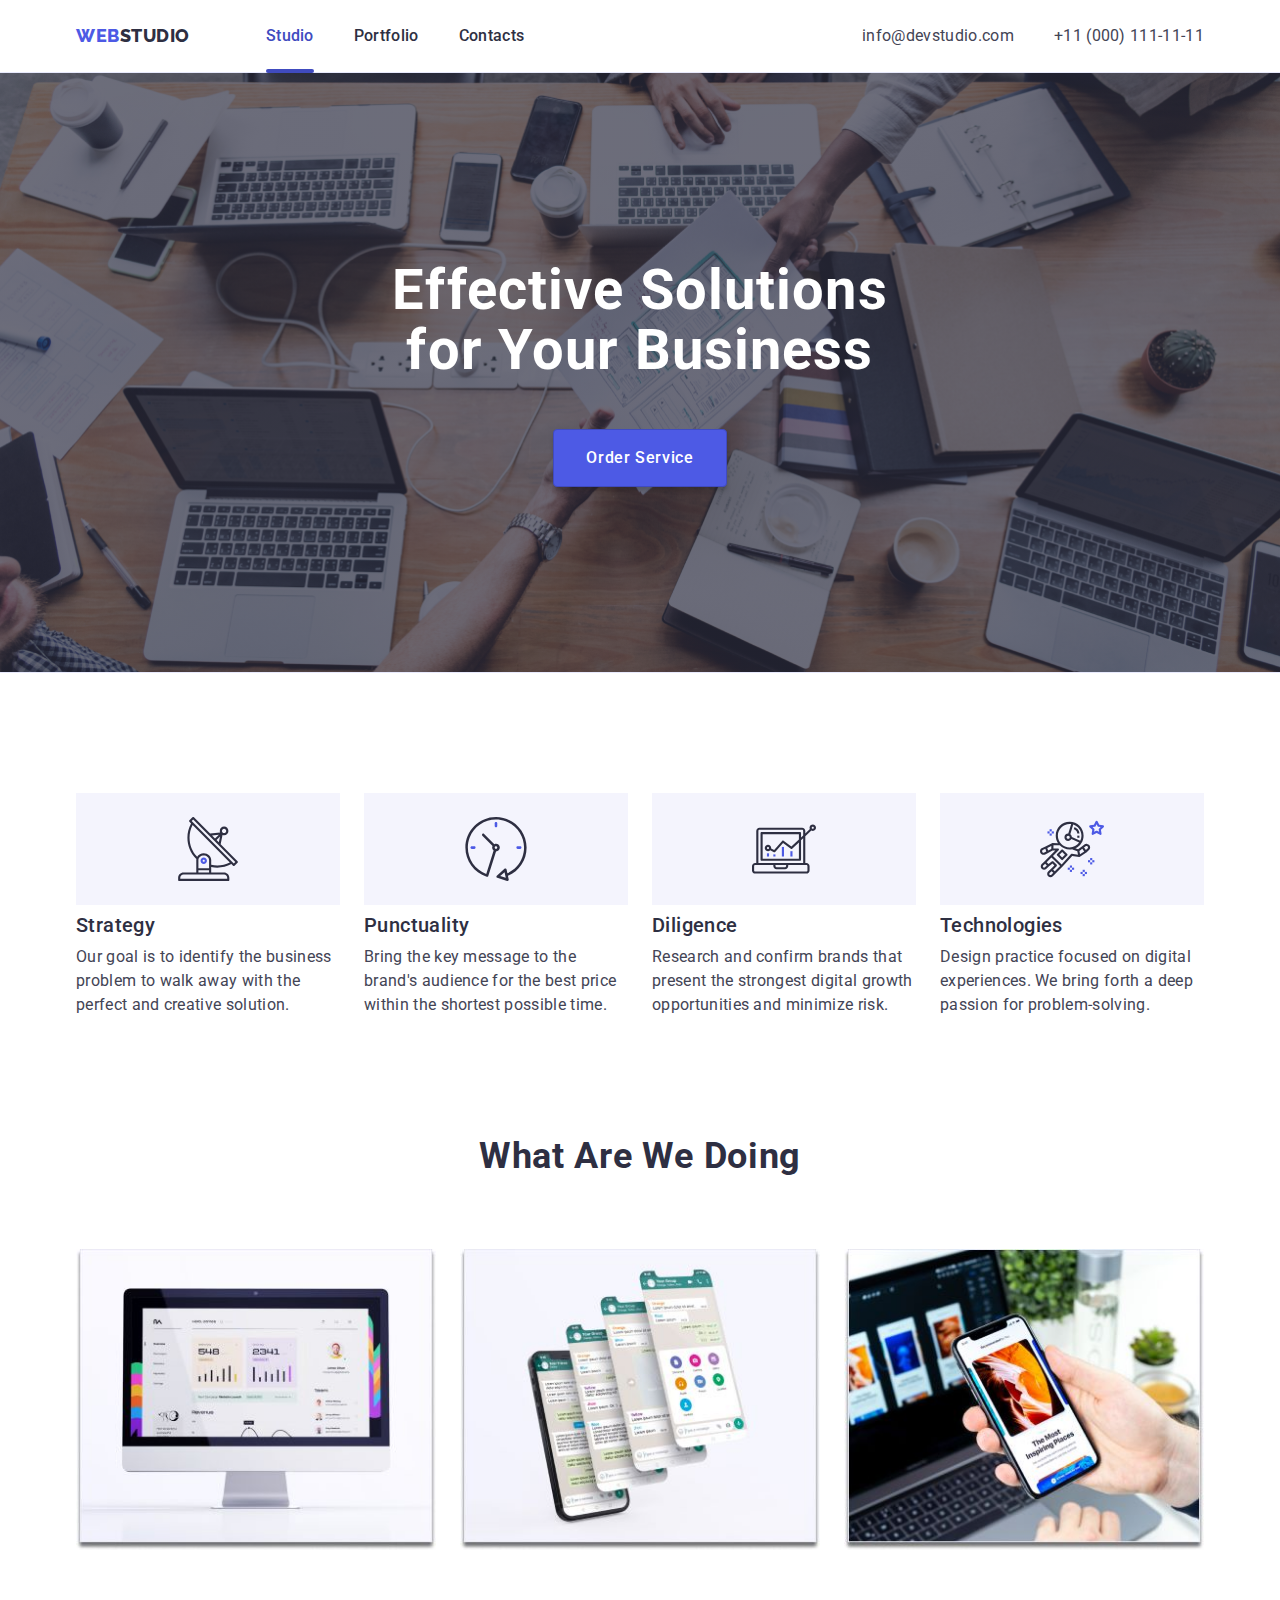
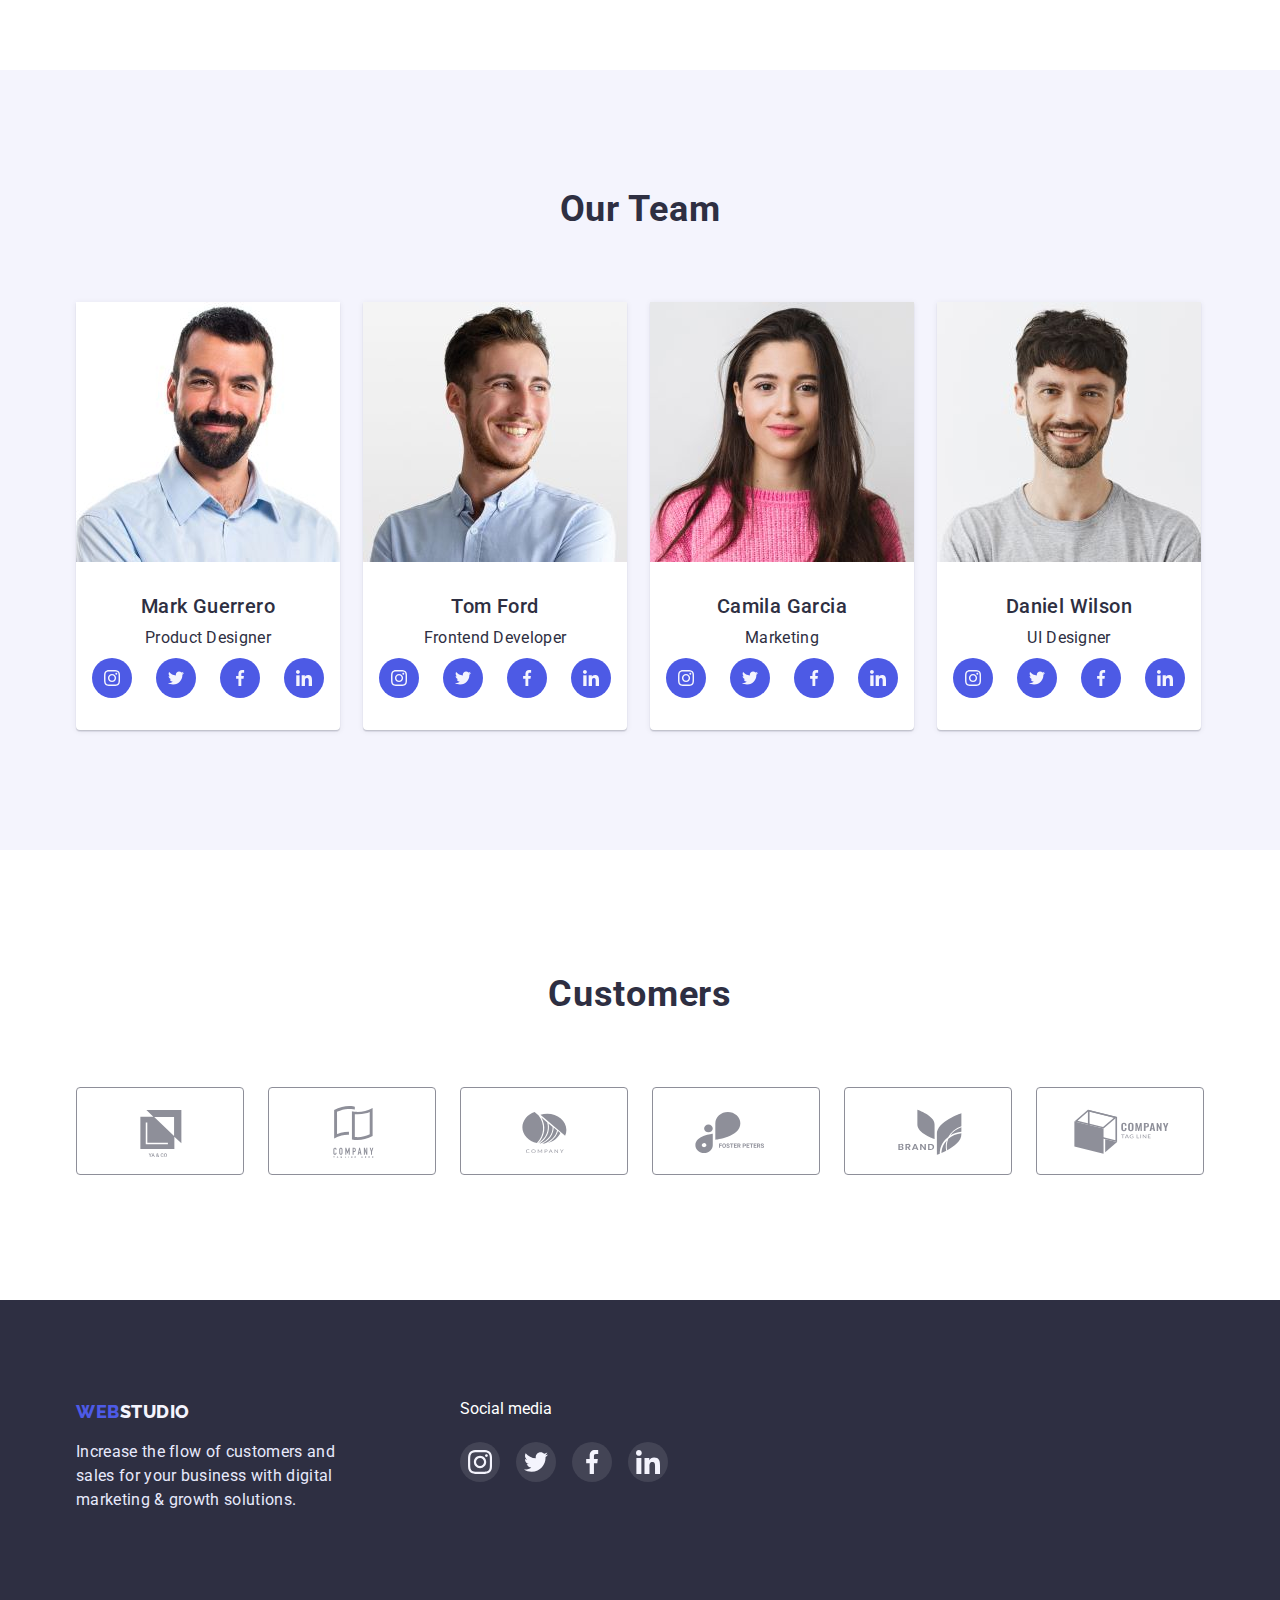
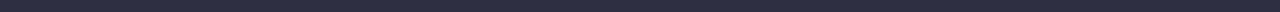
<file: index.html>
<!DOCTYPE html>
<html lang="en">
  <head>
    <meta charset="UTF-8" />
    <meta http-equiv="X-UA-Compatible" content="IE=edge" />
    <meta name="viewport" content="width=device-width, initial-scale=1.0" />
    <title>homework3</title>
    <link
      rel="stylesheet"
      href="https://cdn.jsdelivr.net/npm/modern-normalize@1.1.0/modern-normalize.min.css"
    />
    <link rel="preconnect" href="https://fonts.googleapis.com" />
    <link rel="preconnect" href="https://fonts.gstatic.com" crossorigin />
    <link
      href="https://fonts.googleapis.com/css2?family=Raleway:wght@800&family=Roboto:wght@400;500;700;900&display=swap"
      rel="stylesheet"
    />
    <link rel="stylesheet" href="./css/styles.css" />
  </head>
  <body>
    <!-- шапка сторінки  -->
    <header class="header-top">
      <div class="conteiner header-one-conteiner">
        <nav class="heder-navigation">
          <a class="logo logo-light-theme link" href="./index.html"
            ><span class="logotipe">web</span>Studio</a
          >
          <ul class="menu-list list">
            <li class="menu-item">
              <a class="menu-link current link" href="./index.html">Studio</a>
            </li>
            <li class="menu-item">
              <a class="menu-link link" href="./portfolio.html">Portfolio</a>
            </li>
            <li class="menu-item">
              <a class="menu-link link" href="">Contacts</a>
            </li>
          </ul>
        </nav>
        <address class="menu-address">
          <ul class="menu-list-address list">
            <li class="menu-item-address">
              <a class="address-mail link" href="mailto:info@devstudio.com"
                >info@devstudio.com</a
              >
            </li>
            <li class="menu-item-address">
              <a class="address-tel link" href="tel:+110001111111"
                >+11 (000) 111-11-11</a
              >
            </li>
          </ul>
        </address>
      </div>
    </header>

    <main>
      <!-- секция герой -->
      <section class="hero">
        <div class="conteiner">
          <h1 class="title-hero">Effective Solutions for Your Business</h1>
          <button class="hero-btn" type="button" data-modal-open>
            Order Service
          </button>
        </div>
      </section>
      <!-- секция2 -->
      <section class="section-two">
        <div class="conteiner">
          <h2 class="strategy-title">Our Strategy</h2>
          <ul class="menu-list-strategy list">
            <li class="item-strategy">
              <div class="strategy-list-div">
                <svg class="strategy-icon" width="64" height="64">
                  <use
                    class="icon-link"
                    href="./Images/icons.svg#icon-Grou01"
                  ></use>
                </svg>
              </div>

              <h3 class="subtitle">Strategy</h3>
              <p class="strategy-text link">
                Our goal is to identify the business problem to walk away with
                the perfect and creative solution.
              </p>
            </li>

            <li class="item-strategy">
              <div class="strategy-list-div">
                <svg class="strategy-icon" width="64" height="64">
                  <use
                    class="icon-link"
                    href="./Images/icons.svg#icon-clock02"
                  ></use>
                </svg>
              </div>
              <h3 class="subtitle">Punctuality</h3>
              <p class="strategy-text link">
                Bring the key message to the brand's audience for the best price
                within the shortest possible time.
              </p>
            </li>

            <li class="item-strategy">
              <div class="strategy-list-div">
                <svg class="strategy-icon" width="64" height="64">
                  <use
                    class="icon-link"
                    href="./Images/icons.svg#icon-diagram02"
                  ></use>
                </svg>
              </div>
              <h3 class="subtitle">Diligence</h3>
              <p class="strategy-text link">
                Research and confirm brands that present the strongest digital
                growth opportunities and minimize risk.
              </p>
            </li>

            <li class="item-strategy">
              <div class="strategy-list-div">
                <svg class="strategy-icon" width="64" height="64">
                  <use
                    class="icon-link"
                    href="./Images/icons.svg#icon-astronaut02"
                  ></use>
                </svg>
              </div>
              <h3 class="subtitle">Technologies</h3>
              <p class="strategy-text link">
                Design practice focused on digital experiences. We bring forth a
                deep passion for problem-solving.
              </p>
            </li>
          </ul>
        </div>
      </section>
      <!-- секция3 -->
      <section class="section-service">
        <div class="conteiner">
          <h2 class="section-title">What are we doing</h2>
          <ul class="menu-list-doing list">
            <li class="menu-item-doing">
              <img
                src="./Images/images/hw-01/monitor.jpg"
                alt="monitor"
                width="360"
              />
            </li>
            <li class="menu-item-doing">
              <img
                src="./Images/images/hw-01/phone.jpg"
                alt="smartfon"
                width="360"
              />
            </li>
            <li class="menu-item-doing">
              <img
                src="./Images/images/hw-01/monitor-and-hand.jpg"
                alt="noyttelefon"
                width="360"
              />
            </li>
          </ul>
        </div>
      </section>
      <!-- секция4 -->
      <section class="section-team">
        <div class="conteiner">
          <h2 class="secondary-title-team">Our Team</h2>
          <ul class="menu-list-team list">
            <li class="menu-item-team card link">
              <img
                class="photo"
                src="./Images/images/hw-01/Mark-Guerrero.jpg"
                alt="mark"
                width="264"
                height="260"
              />
              <div class="menu-item-team-div">
                <h3 class="photo-name">Mark Guerrero</h3>
                <p class="profile">Product Designer</p>
                <ul class="profile-list list">
                  <li class="profile-list-item">
                    <a class="profile-list-link link" href="">
                      <svg class="profile-list-icon" width="16" height="16">
                        <use href="./Images/icons.svg#icon-instagram-2"></use>
                      </svg>
                    </a>
                  </li>

                  <li class="profile-list-item">
                    <a class="profile-list-link link" href="">
                      <svg class="profile-list-icon" width="16" height="16">
                        <use href="./Images/icons.svg#icon-twitter-1"></use>
                      </svg>
                    </a>
                  </li>

                  <li class="profile-list-item">
                    <a class="profile-list-link link" href="">
                      <svg class="profile-list-icon" width="16" height="16">
                        <use href="./Images/icons.svg#icon-facebook-1"></use>
                      </svg>
                    </a>
                  </li>

                  <li class="profile-list-item">
                    <a class="profile-list-link link" href="">
                      <svg class="profile-list-icon" width="16" height="16">
                        <use href="./Images/icons.svg#icon-linkedin-1"></use>
                      </svg>
                    </a>
                  </li>
                </ul>
              </div>
            </li>

            <li class="menu-item-team card link">
              <img
                class="photo"
                src="./Images/images/hw-01/Tom-Ford.jpg"
                alt="tom"
                width="264"
                height="260"
              />
              <div class="menu-item-team-div">
                <h3 class="photo-name">Tom Ford</h3>
                <p class="profile">Frontend Developer</p>
                <ul class="profile-list list">
                  <li class="profile-list-item">
                    <a class="profile-list-link link" href="">
                      <svg class="profile-list-icon" width="16" height="16">
                        <use href="./Images/icons.svg#icon-instagram-2"></use>
                      </svg>
                    </a>
                  </li>

                  <li class="profile-list-item">
                    <a class="profile-list-link link" href="">
                      <svg class="profile-list-icon" width="16" height="16">
                        <use href="./Images/icons.svg#icon-twitter-1"></use>
                      </svg>
                    </a>
                  </li>

                  <li class="profile-list-item">
                    <a class="profile-list-link link" href="">
                      <svg class="profile-list-icon" width="16" height="16">
                        <use href="./Images/icons.svg#icon-facebook-1"></use>
                      </svg>
                    </a>
                  </li>

                  <li class="profile-list-item">
                    <a class="profile-list-link link" href="">
                      <svg class="profile-list-icon" width="16" height="16">
                        <use href="./Images/icons.svg#icon-linkedin-1"></use>
                      </svg>
                    </a>
                  </li>
                </ul>
              </div>
            </li>

            <li class="menu-item-team card link">
              <img
                class="photo"
                src="./Images/images/hw-01/Camila-Garcia.jpg"
                alt="camila"
                width="264"
                height="260"
              />
              <div class="menu-item-team-div">
                <h3 class="photo-name">Camila Garcia</h3>
                <p class="profile">Marketing</p>
                <ul class="profile-list list">
                  <li class="profile-list-item">
                    <a class="profile-list-link link" href="">
                      <svg class="profile-list-icon" width="16" height="16">
                        <use href="./Images/icons.svg#icon-instagram-2"></use>
                      </svg>
                    </a>
                  </li>

                  <li class="profile-list-item">
                    <a class="profile-list-link link" href="">
                      <svg class="profile-list-icon" width="16" height="16">
                        <use href="./Images/icons.svg#icon-twitter-1"></use>
                      </svg>
                    </a>
                  </li>

                  <li class="profile-list-item">
                    <a class="profile-list-link link" href="">
                      <svg class="profile-list-icon" width="16" height="16">
                        <use href="./Images/icons.svg#icon-facebook-1"></use>
                      </svg>
                    </a>
                  </li>

                  <li class="profile-list-item">
                    <a class="profile-list-link link" href="">
                      <svg class="profile-list-icon" width="16" height="16">
                        <use href="./Images/icons.svg#icon-linkedin-1"></use>
                      </svg>
                    </a>
                  </li>
                </ul>
              </div>
            </li>

            <li class="menu-item-team card link">
              <img
                class="photo"
                src="./Images/images/hw-01/Daniel-Wilson.jpg"
                alt="daniel"
                width="264"
                height="260"
              />
              <div class="menu-item-team-div">
                <h3 class="photo-name">Daniel Wilson</h3>
                <p class="profile">UI Designer</p>
                <ul class="profile-list list">
                  <li class="profile-list-item">
                    <a class="profile-list-link link" href="">
                      <svg class="profile-list-icon" width="16" height="16">
                        <use href="./Images/icons.svg#icon-instagram-2"></use>
                      </svg>
                    </a>
                  </li>

                  <li class="profile-list-item">
                    <a class="profile-list-link link" href="">
                      <svg class="profile-list-icon" width="16" height="16">
                        <use href="./Images/icons.svg#icon-twitter-1"></use>
                      </svg>
                    </a>
                  </li>

                  <li class="profile-list-item">
                    <a class="profile-list-link link" href="">
                      <svg class="profile-list-icon" width="16" height="16">
                        <use href="./Images/icons.svg#icon-facebook-1"></use>
                      </svg>
                    </a>
                  </li>

                  <li class="profile-list-item">
                    <a class="profile-list-link link" href="">
                      <svg class="profile-list-icon" width="16" height="16">
                        <use href="./Images/icons.svg#icon-linkedin-1"></use>
                      </svg>
                    </a>
                  </li>
                </ul>
              </div>
            </li>
          </ul>
        </div>
      </section>
      <!-- section5 -->
      <section class="section-card">
        <div class="conteiner">
          <h2 class="card-title">Customers</h2>
          <ul class="card-list list">
            <li class="card-item">
              <a class="card-link link" href="">
                <svg class="klient-card-link" width="104" height="56">
                  <use href="./Images/icons.svg#icon-logo1"></use>
                </svg>
              </a>
            </li>

            <li class="card-item">
              <a class="card-link link" href="">
                <svg class="klient-card-link" width="104" height="56">
                  <use href="./Images/icons.svg#icon-Logo2"></use>
                </svg>
              </a>
            </li>

            <li class="card-item">
              <a class="card-link link" href="">
                <svg class="klient-card-link" width="104" height="56">
                  <use href="./Images/icons.svg#icon-Logo3"></use>
                </svg>
              </a>
            </li>

            <li class="card-item">
              <a class="card-link link" href="">
                <svg class="klient-card-link" width="104" height="56">
                  <use href="./Images/icons.svg#icon-Logo4"></use>
                </svg>
              </a>
            </li>

            <li class="card-item">
              <a class="card-link link" href="">
                <svg class="klient-card-link" width="104" height="56">
                  <use href="./Images/icons.svg#icon-Logo5"></use>
                </svg>
              </a>
            </li>

            <li class="card-item">
              <a class="card-link link" href="">
                <svg class="klient-card-link" width="104" height="56">
                  <use href="./Images/icons.svg#icon-Logo6"></use>
                </svg>
              </a>
            </li>
          </ul>
        </div>
      </section>
    </main>

    <!-- footer  -->

    <footer class="footer-top">
      <div class="conteiner">
        <div class="footer-menu">
          <div class="footer-logo">
            <a class="logo-f logo-dark-theme link" href="./index.html"
              ><span class="logotipe">web</span>Studio</a
            >
            <p class="footer-text">
              Increase the flow of customers and sales for your business with
              digital marketing & growth solutions.
            </p>
          </div>
          <div class="social-footer">
            <p class="footer-title-text">Social media</p>

            <ul class="footer-list list">
              <li class="footer-list-item">
                <a class="footer-list-link link" href="">
                  <svg class="footer-list-icon" width="24" height="24">
                    <use href="./Images/icons.svg#icon-instagram-2"></use>
                  </svg>
                </a>
              </li>

              <li class="footer-list-item">
                <a class="footer-list-link link" href="">
                  <svg class="footer-list-icon" width="24" height="24">
                    <use href="./Images/icons.svg#icon-twitter-1"></use>
                  </svg>
                </a>
              </li>

              <li class="footer-list-item">
                <a class="footer-list-link link" href="">
                  <svg class="footer-list-icon" width="24" height="24">
                    <use href="./Images/icons.svg#icon-facebook-1"></use>
                  </svg>
                </a>
              </li>

              <li class="footer-list-item">
                <a class="footer-list-link link" href="">
                  <svg class="footer-list-icon" width="24" height="24">
                    <use href="./Images/icons.svg#icon-linkedin-1"></use>
                  </svg>
                </a>
              </li>
            </ul>
          </div>
        </div>
      </div>
    </footer>
    <div class="backdrop is-hidden" data-modal>
      <div class="modal">
        <button type="button" class="modal-close-btn" data-modal-close>
          <svg class="modal-close-btn-icon" width="8" height="8">
            <use href="./Images/icons.svg#icon-close_24px"></use>
          </svg>
        </button>
      </div>
    </div>
    <script src="./js/modal.js"></script>
  </body>
</html>
</file>
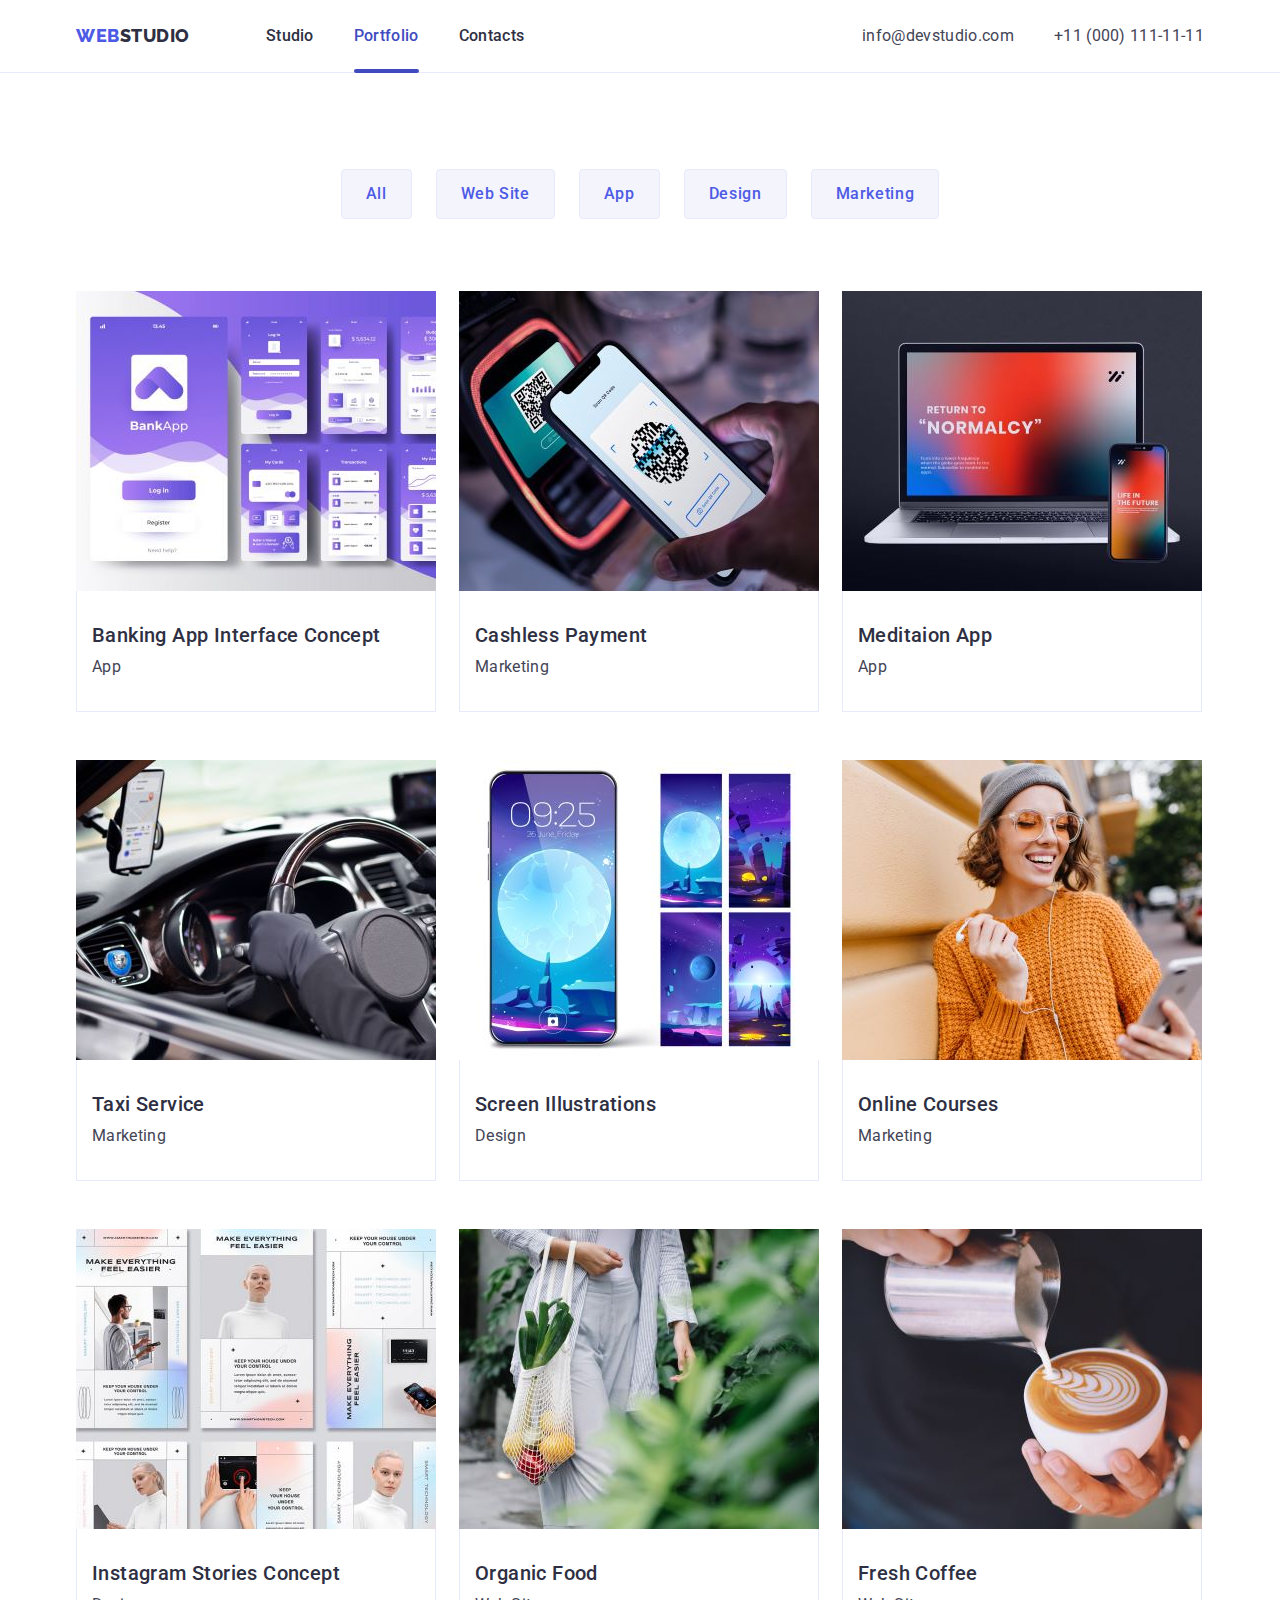
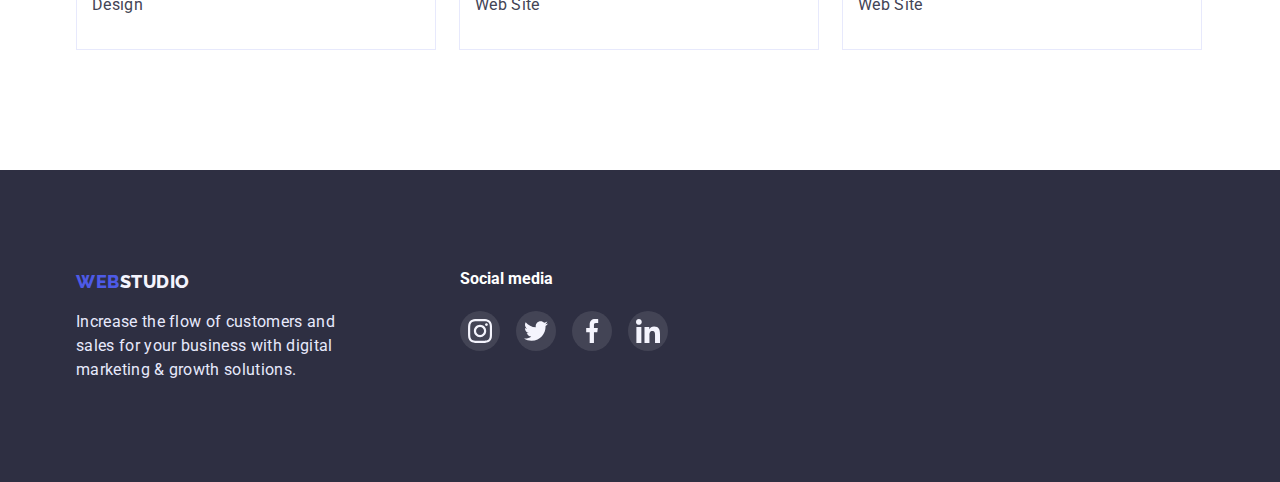
<file: portfolio.html>
<!DOCTYPE html>
<html lang="en">
  <head>
    <meta charset="UTF-8" />
    <meta http-equiv="X-UA-Compatible" content="IE=edge" />
    <meta name="viewport" content="width=device-width, initial-scale=1.0" />
    <title>homework3</title>
    <link
      rel="stylesheet"
      href="https://cdn.jsdelivr.net/npm/modern-normalize@1.1.0/modern-normalize.min.css"
    />
    <link rel="preconnect" href="https://fonts.googleapis.com" />
    <link rel="preconnect" href="https://fonts.gstatic.com" crossorigin />
    <link
      href="https://fonts.googleapis.com/css2?family=Raleway:wght@800&family=Roboto:wght@400;500;700;900&display=swap"
      rel="stylesheet"
    />
    <link rel="stylesheet" href="./css/styles.css" />
  </head>
  <body>
    <!-- чердак -->
    <header class="header-top">
      <div class="conteiner header-one-conteiner">
        <nav class="heder-navigation">
          <a class="logo logo-light-theme link" href="./index.html"
            ><span class="logotipe">web</span>Studio</a
          >
          <ul class="menu-list list">
            <li class="menu-item">
              <a class="menu-link link" href="./index.html">Studio</a>
            </li>
            <li class="menu-item">
              <a class="menu-link current link" href="./portfolio.html"
                >Portfolio</a
              >
            </li>
            <li class="menu-item">
              <a class="menu-link link" href="">Contacts</a>
            </li>
          </ul>
        </nav>
        <address class="menu-address">
          <ul class="menu-list-address list">
            <li class="menu-item-address">
              <a class="address-mail link" href="mailto:info@devstudio.com"
                >info@devstudio.com</a
              >
            </li>
            <li class="menu-item-address">
              <a class="address-tel link" href="tel:+110001111111"
                >+11 (000) 111-11-11</a
              >
            </li>
          </ul>
        </address>
      </div>
    </header>
    <main>
      <!-- Section 1 -->
      <section class="section-btn-pro">
        <div class="conteiner">
          <h1 class="strategy-title-port">section-portfolio</h1>
          <ul class="menu-list-btn list">
            <li class="menu-item-btn">
              <button class="text-btn" type="button">All</button>
            </li>

            <li class="menu-item-btn">
              <button class="text-btn" type="button">Web Site</button>
            </li>

            <li class="menu-item-btn">
              <button class="text-btn" type="button">App</button>
            </li>

            <li class="menu-item-btn">
              <button class="text-btn" type="button">Design</button>
            </li>

            <li class="menu-item-btn">
              <button class="text-btn" type="button">Marketing</button>
            </li>
          </ul>
          <!-- Section 2 -->
          <ul class="menu-list-team list">
            <li class="menu-item-team-port">
              <a href="/" class="card-prof link">
                <div class="card-prof-wrapper">
                  <img
                    class="photo"
                    src="./Images/images/hw-02/img.jpg"
                    alt="Banking App Interface Concept"
                    width="360"
                  />
                  <p class="prof-overlay">
                    14 Stylish and User-Friendly App Design Concepts · Task
                    Manager App · Calorie Tracker App · Exotic Fruit Ecommerce
                    App · Cloud Storage App
                  </p>
                </div>
                <div class="port-card">
                  <h2 class="photo-name-port">Banking App Interface Concept</h2>
                  <p class="profile-port">App</p>
                </div>
              </a>
            </li>

            <li class="menu-item-team-port">
              <a href="/" class="card-prof link">
                <div class="card-prof-wrapper">
                  <img
                    class="photo"
                    src="./Images/images/hw-02/phone-1.jpg"
                    alt="Cashless Payment"
                    width="360"
                    height="300"
                  />
                  <p class="prof-overlay">
                    14 Stylish and User-Friendly App Design Concepts · Task
                    Manager App · Calorie Tracker App · Exotic Fruit Ecommerce
                    App · Cloud Storage App
                  </p>
                </div>
                <div class="port-card">
                  <h2 class="photo-name-port">Cashless Payment</h2>
                  <p class="profile-port">Marketing</p>
                </div>
              </a>
            </li>

            <li class="menu-item-team-port">
              <a href="/" class="card-prof link">
                <div class="card-prof-wrapper">
                  <img
                    class="photo"
                    src="./Images/images/hw-02/nout-1.jpg"
                    alt="Meditaion App"
                    width="360"
                    height="300"
                  />
                  <p class="prof-overlay">
                    14 Stylish and User-Friendly App Design Concepts · Task
                    Manager App · Calorie Tracker App · Exotic Fruit Ecommerce
                    App · Cloud Storage App
                  </p>
                </div>
                <div class="port-card">
                  <h2 class="photo-name-port">Meditaion App</h2>
                  <p class="profile-port">App</p>
                </div>
              </a>
            </li>

            <li class="menu-item-team-port">
              <a href="/" class="card-prof link">
                <div class="card-prof-wrapper">
                  <img
                    class="photo"
                    src="./Images/images/hw-02/car.jpg"
                    alt="Taxi Service"
                    width="360"
                    height="300"
                  />
                  <p class="prof-overlay">
                    14 Stylish and User-Friendly App Design Concepts · Task
                    Manager App · Calorie Tracker App · Exotic Fruit Ecommerce
                    App · Cloud Storage App
                  </p>
                </div>
                <div class="port-card">
                  <h2 class="photo-name-port">Taxi Service</h2>
                  <p class="profile-port">Marketing</p>
                </div>
              </a>
            </li>

            <li class="menu-item-team-port">
              <a href="/" class="card-prof link">
                <div class="card-prof-wrapper">
                  <img
                    class="photo"
                    src="./Images/images/hw-02/moon.jpg"
                    alt="Screen Illustrations"
                    width="360"
                    height="300"
                  />
                  <p class="prof-overlay">
                    14 Stylish and User-Friendly App Design Concepts · Task
                    Manager App · Calorie Tracker App · Exotic Fruit Ecommerce
                    App · Cloud Storage App
                  </p>
                </div>
                <div class="port-card">
                  <h2 class="photo-name-port">Screen Illustrations</h2>
                  <p class="profile-port">Design</p>
                </div>
              </a>
            </li>

            <li class="menu-item-team-port">
              <a href="/" class="card-prof link">
                <div class="card-prof-wrapper">
                  <img
                    class="photo"
                    src="./Images/images/hw-02/girl.jpg"
                    alt="Online Courses"
                    width="360"
                    height="300"
                  />
                  <p class="prof-overlay">
                    14 Stylish and User-Friendly App Design Concepts · Task
                    Manager App · Calorie Tracker App · Exotic Fruit Ecommerce
                    App · Cloud Storage App
                  </p>
                </div>
                <div class="port-card">
                  <h2 class="photo-name-port">Online Courses</h2>
                  <p class="profile-port">Marketing</p>
                </div>
              </a>
            </li>

            <li class="menu-item-team-port">
              <a href="/" class="card-prof link">
                <div class="card-prof-wrapper">
                  <img
                    class="photo"
                    src="./Images/images/hw-02/cards.jpg"
                    alt="Instagram Stories Concept"
                    width="360"
                    height="300"
                  />
                  <p class="prof-overlay">
                    14 Stylish and User-Friendly App Design Concepts · Task
                    Manager App · Calorie Tracker App · Exotic Fruit Ecommerce
                    App · Cloud Storage App
                  </p>
                </div>
                <div class="port-card">
                  <h2 class="photo-name-port">Instagram Stories Concept</h2>
                  <p class="profile-port">Design</p>
                </div>
              </a>
            </li>

            <li class="menu-item-team-port">
              <a class="card-prof link">
                <div class="card-prof-wrapper">
                  <img
                    class="photo"
                    src="./Images/images/hw-02/food.jpg"
                    alt="Organic Food"
                    width="360"
                    height="300"
                  />
                  <p class="prof-overlay">
                    14 Stylish and User-Friendly App Design Concepts · Task
                    Manager App · Calorie Tracker App · Exotic Fruit Ecommerce
                    App · Cloud Storage App
                  </p>
                </div>
                <div class="port-card">
                  <h2 class="photo-name-port">Organic Food</h2>
                  <p class="profile-port">Web Site</p>
                </div>
              </a>
            </li>

            <li class="menu-item-team-port">
              <a href="/" class="card-prof link">
                <div class="card-prof-wrapper">
                  <img
                    class="photo"
                    src="./Images/images/hw-02/coffee.jpg"
                    alt="Fresh Coffee"
                    width="360"
                    height="300"
                  />
                  <p class="prof-overlay">
                    14 Stylish and User-Friendly App Design Concepts · Task
                    Manager App · Calorie Tracker App · Exotic Fruit Ecommerce
                    App · Cloud Storage App
                  </p>
                </div>
                <div class="port-card">
                  <h2 class="photo-name-port">Fresh Coffee</h2>
                  <p class="profile-port">Web Site</p>
                </div>
              </a>
            </li>
          </ul>
        </div>
      </section>
    </main>

    <!-- подвал -->
    <footer class="footer-top">
      <div class="conteiner">
        <div class="footer-menu">
          <div class="footer-logo">
            <a class="logo-f logo-dark-theme link" href="./index.html"
              ><span class="logotipe">web</span>Studio</a
            >
            <p class="footer-text">
              Increase the flow of customers and sales for your business with
              digital marketing & growth solutions.
            </p>
          </div>
          <div class="social-footer">
            <h4 class="footer-title-text">Social media</h4>

            <ul class="footer-list list">
              <li class="footer-list-item">
                <a class="footer-list-link link" href="">
                  <svg class="footer-list-icon" width="24" height="24">
                    <use href="./Images/icons.svg#icon-instagram-2"></use>
                  </svg>
                </a>
              </li>

              <li class="footer-list-item">
                <a class="footer-list-link link" href="">
                  <svg class="footer-list-icon" width="24" height="24">
                    <use href="./Images/icons.svg#icon-twitter-1"></use>
                  </svg>
                </a>
              </li>

              <li class="footer-list-item">
                <a class="footer-list-link link" href="">
                  <svg class="footer-list-icon" width="24" height="24">
                    <use href="./Images/icons.svg#icon-facebook-1"></use>
                  </svg>
                </a>
              </li>

              <li class="footer-list-item">
                <a class="footer-list-link link" href="">
                  <svg class="footer-list-icon" width="24" height="24">
                    <use href="./Images/icons.svg#icon-linkedin-1"></use>
                  </svg>
                </a>
              </li>
            </ul>
          </div>
        </div>
      </div>
    </footer>
  </body>
</html>
</file>
<file: css/styles.css>
.link {
    text-decoration: none;
}

ul {
    margin-top: 0;
    margin-right: 0;
    padding-left: 0;
}

img {
    display: block;

}

button {
    cursor: pointer;
}

h1,
h2,
h3,
h4,
p {
    margin-top: 0;
    margin-bottom: 0;
}

:root {
    --navy-color: #404BBF;
    --text-fon-color: #2E2F42;
    --fon-color: #F4F4FD;
    --fon-title: #FFFFFF;
    --color-top: #434455;
    --color-back: #E5E5E5;
    --color-header: #E7E9FC;
    --color-logo: #4D5AE5;
    --color-vector: #8E8F99;
    --color-footer-icon: #31D0AA;
    --transition-duration: 250ms;
    --transition-function: cubic-bezier(0.4, 0, 0.2, 1);



}

.list {
    list-style: none;
}

body {
    font-family: 'Roboto',
        sans-serif;
    color: var(--color-top);

}

.conteiner {
    width: 1158px;
    padding-left: 15px;
    padding-right: 15px;
    margin-left: auto;
    margin-right: auto;
    align-items: center;

}

/* шапка */
.header-top {
    background: var(--fon-title);
    border-bottom: 1px solid var(--color-header);
}

.header-one-conteiner {
    display: flex;
   

}

.heder-navigation .menu-link {
    display: block;
    padding-top: 24px;
    padding-bottom: 24px;
}

.heder-navigation {
    display: flex;

}

.logo {
    font-family: 'Raleway',
        sans-serif;
    font-weight: 800;
    font-size: 18px;
    line-height: 1.33;
    letter-spacing: 0.03em;
    text-transform: uppercase;

    margin-right: 76px;
    padding-top: 24px;
    padding-bottom: 24px;


}

.logo-light-theme {
    color: var(--text-fon-color);
}

.logo-dark-theme {
    color: var(--fon-color);
}

.logotipe {
    color: var(--color-logo);
}

.menu-list {
    display: flex;
    margin-bottom: 0;
    align-items: center;

}

.menu-list .menu-item+.menu-item {
    margin-left: 40px;
}


.menu-link {
    position: relative;
   
    font-weight: 500;
    font-size: 16px;
    line-height: 1.5;
    letter-spacing: 0.02em;
    color: var(--text-fon-color);
    

    transition-property: color;
    transition-duration: var(--transition-duration);
    transition-timing-function: var(--transition-function);
}

.menu-link:hover,
.menu-link:focus {
    color: var(--navy-color);
    
    }

.menu-link.current {
    color: var(--navy-color);
}   

.menu-link::after {
    content:"";
    position: absolute;
    left: 0;
    bottom: -1px;
    display: block;
    width: 100%;
    height: 4px;
    background-color: var(--navy-color);
    border-radius: 2px;
    pointer-events: none;

    opacity: 0;
    transition: opascity 250ms var(--transition-function);
}

.menu-link.current::after {
    opacity: 1;
    
}  

 .current::after {
    content: "";
        position: absolute;
        left: 0;
        bottom: -1px;
        display: block;
        width: 100%;
        height: 4px;
        background-color: var(--navy-color);
        border-radius: 2px;
      
} 



.menu-address {
    font-style: normal;
    color: var(--color-top);
    margin-left: auto;


}

.menu-list-address .menu-item-address+.menu-item-address {
    margin-left: 40px;
}

.menu-list-address {
    display: flex;
    align-items: center;
    margin-bottom: 0;

}

.menu-item-address {
    font-size: 16px;
    line-height: 1.5;
    letter-spacing: 0.02em;
    justify-content: end;

}

.address-mail {
    font-size: 16px;
    line-height: 1.5;
    letter-spacing: 0.02em;
    color: var(--color-top);

    transition-property: color;
        transition-duration: var(--transition-duration);
        transition-timing-function: var(--transition-function);

}

.address-mail:hover,
.address-mail:focus {
    color: var(--navy-color);
   
    }


.menu-address .address-mail {
    display: block;
    padding-top: 24px;
    padding-bottom: 24px;
}

.address-tel {

    font-size: 16px;
    line-height: 1.5;
    letter-spacing: 0.02em;
    color: var(--color-top);

    transition-property: color;
    transition-duration: var(--transition-duration);
    transition-timing-function: var(--transition-function);
}

.menu-address .address-tel {
    display: block;
    padding-top: 24px;
    padding-bottom: 24px;
}

.address-tel:hover,
.address-tel:focus {
    color: var(--navy-color);
    
    }


/* section 1 */
.hero {
    background-color: var(--text-fon-color);
    max-width: 1440px;
    max-height: 600px;
    border-bottom: 1px solid var(--color-header);
    text-align: center;
    padding-top: 188px;
    padding-bottom: 188px;
    margin-left: auto;
    margin-right: auto;
    flex-grow: 1;
    background-image: linear-gradient(rgba(46, 47, 66, 0.7), rgba(46, 47, 66, 0.7)), 
    url(../Images/images/hw-04/backgr.jpg);
    background-size: cover;
    background-position: center;
    background-repeat: no-repeat;
    




}

.title-hero {
    font-size: 56px;
    line-height: 1.07;
    letter-spacing: 0.02em;
    color: var(--fon-title);
    max-width: 496px;
    margin-left: auto;
    margin-right: auto;




}

.hero-btn {
    font-family: 'Roboto',
        sans-serif;
    font-weight: 500;
    font-size: 16px;
    line-height: 1.5;
    letter-spacing: 0.04em;
    color: var(--fon-title);
    background: var(--color-logo);
    padding: 16px 32px;
    margin-top: 48px;
   
    border-radius: 4px;
    border: 1px solid var(--navy-color);
    box-shadow: 0px 4px 4px rgba(0, 0, 0, 0.15);

    transition-property: background-color;
    transition-duration: var(--transition-duration);
    transition-timing-function: var(--transition-function);
}


.hero-btn:hover,
.hero-btn:focus {
    background-color: var(--navy-color);
   
    }


/* section 2     */

.section-two {
    padding-top: 120px;
    padding-bottom: 120px;

}

.strategy-title {
    display: none;
}

.menu-list-strategy {
    display: flex;
    column-gap: 24px;
    margin-bottom: 0;
}

.item-strategy {
    padding: 0px;
    width: 264px;
}

.strategy-list-div {
    display: flex;
    justify-content: center;
    align-items: center;
    
    width: 264px;
    height: 112px;
    background-color: var(--fon-color);

}


.subtitle {
    font-weight: 500;
    font-size: 20px;
    line-height: 1.2;
    letter-spacing: 0.02em;
    color: var(--text-fon-color);
    margin-bottom: 8px;
    margin-top: 8px;

}

.strategy-text {
    font-size: 16px;
    line-height: 1.5;
    letter-spacing: 0.02em;

}

/* section 3 */
.section-service {
    padding-bottom: 120px;
}

.section-title {
    font-size: 36px;
    line-height: 1.11;
    text-align: center;
    letter-spacing: 0.02em;
    text-transform: capitalize;
    color: var(--text-fon-color);
    height: 40px;
    margin-bottom: 72px;
}

.menu-list-doing {
    display: flex;
    flex-wrap: wrap;
    column-gap: 24px;
    margin-bottom: 0;
}

.menu-item-doing {
    flex-basis: calc((100% - 48px) / 3);
}

/* section 4 */


.section-team {
    background: var(--fon-color);
    padding-top: 120px;
    padding-bottom: 120px;
}



.secondary-title-team {
    font-size: 36px;
    line-height: 1.11;
    text-align: center;
    letter-spacing: 0.02em;
    text-transform: capitalize;
    color: var(--text-fon-color);
    margin-bottom: 72px;

}


.menu-list-team {
    display: flex;
    flex-wrap: wrap;
    column-gap: 24px;
    margin-bottom: 0;
}

.menu-item-team {
    background-color: var(--fon-title);
    box-shadow: 0px 1px 6px rgba(46, 47, 66, 0.08), 0px 1px 1px rgba(46, 47, 66, 0.16), 0px 2px 1px rgba(46, 47, 66, 0.08);
    border-radius: 0px 0px 4px 4px;
    flex-basis: calc((100% - 72px) / 4);
}

.card {
    background: var(--fon-title);
    box-shadow: 0px 1px 6px rgba(46, 47, 66, 0.08), 0px 1px 1px rgba(46, 47, 66, 0.16), 0px 2px 1px rgba(46, 47, 66, 0.08);
    border-radius: 0px 0px 4px 4px;
    color: var(--text-fon-color);

}

.photo {
    mix-blend-mode: normal;
    ;

}


.menu-item-team-div {
    padding-top: 32px;
    padding-left: 16px;
    padding-bottom: 32px;
    padding-right: 16px;
    flex-direction: column;
    justify-content: center;
    align-items: center;

}

.photo-name {
    font-weight: 500;
    font-size: 20px;
    line-height: 1.2;
    letter-spacing: 0.02em;
    color: var(--text-fon-color);
    margin-bottom: 8px;
    text-align: center;

}

.profile {
    font-size: 16px;
    line-height: 1.5;
    letter-spacing: 0.02em;
    text-align: center;
    color: var(--text-fon-color);
    margin-bottom: 8px;

}

.profile-list {
    display: flex;
    justify-content: center;
    gap: 24px;
   
}

.profile-list-item {
    justify-content: center;
}

.profile-list-link {
    display: flex;
    justify-content: center;
    align-items: center;
    
        width: 40px;
        height: 40px;
        border-radius: 50%;
        background-color: var(--color-logo);

        transition-property: background-color;
        transition-duration: var(--transition-duration);
        transition-timing-function: var(--transition-function);

}

.profile-list-link:hover,
.profile-list-link:focus {
    background-color: var(--navy-color);
    
    }

.profile-list-icon {
    fill: var(--fon-title);
}

/* section 5  */

.section-card {
    padding-top: 125px;
    padding-bottom: 125px;

}

.card-title {
        margin-bottom: 72px;

        font-size: 36px;
        line-height: 1.11;
        text-align: center;
        letter-spacing: 0.02em;
        text-transform: capitalize;
        color: var(--text-fon-color);
}


.card-list {
    display: flex;
    margin-bottom: 0;

   
}

.card-list .card-item+.card-item {
    margin-left: 24px;
    margin-bottom: 0;
}

.card-item {
    width: 168px;
    height: 88px;
}



.card-link {
    display: flex;
    border: 1px solid var(--color-vector);
    border-radius: 4px;
    justify-content: center;
    align-items: center;
    width: 100%;
    height: 100%;

    transition-property: border-color;
    transition-duration: var(--transition-duration);
    transition-timing-function: var(--transition-function);
  

   
}

.card-link:hover,
.card-link:focus {
    border-color: var(--navy-color);
    
}


.klient-card-link {
    fill: var(--color-vector) ;

    transition-property: fill;
    transition-duration: var(--transition-duration);
    transition-timing-function: var(--transition-function);
}

.card-link:is(:hover, :focus) .klient-card-link{
    fill: var(--navy-color);
    
    }






/* footer  */


.footer-top {
    background: var(--text-fon-color);
    padding-top: 100px;
    padding-bottom: 100px;
}

.footer-menu {
    display: flex;
}

.footer-logo {
    display: block;
    width: 264px;
    margin-right: 120px;

}

.logo-f {
    font-family: 'Raleway',
        sans-serif;
    font-weight: 800;
    font-size: 18px;
    line-height: 1.33;
    letter-spacing: 0.03em;
    text-transform: uppercase;
    margin-bottom: 16px;


}

.footer-text {
    font-size: 16px;
    line-height: 1.5;
    letter-spacing: 0.02em;
    color: var(--color-header);
    margin-top: 16px;

}

.social-footer {
  align-items: baseline;

}


.footer-title-text {
    margin-bottom: 23px;
    color: var(--fon-title);
}

.footer-list-link:hover,
.footer-list-link:focus {
    background-color: var(--color-footer-icon);
    
    }




.footer-list {
    display: flex;
    margin-bottom: 0;

}


.footer-list .footer-list-item + .footer-list-item {
    margin-left: 16px;
}

.footer-list-link {
    display: flex;
        justify-content: center;
        align-items: center;
        flex-direction: row;
        background-color: rgba(255, 255, 255, 0.1);
    
        width: 40px;
        height: 40px;
        border-radius: 50%;

        transition-property: background-color;
        transition-duration: var(--transition-duration);
        transition-timing-function: var(--transition-function);
}

/* ==========/* modal  =================== */


.backdrop {
    position: fixed;
    top: 0;
    left: 0;
    z-index: 1000;
    width: 100%;
    height: 100%;
    background-color: rgba(46, 47, 66, 0.4);
    
    transition-property: opacity,visibility;
    transition-duration: var(--transition-duration);
    transition-timing-function: var(--transition-function);
}

.backdrop.is-hidden {
    opacity: 0;
    visibility: hidden;
    pointer-events: none;
}

.backdrop.is-hidden .modal{
    transform: translate(-50%, -50%) scale(0)
 
}

.modal {
    position: absolute;
    width: 408px;
    min-height: 576px;
    top: 50%;
    left: 50%;
    transform: translate(-50%, -50%) scale(1);


    background-color: #FCFCFC;
    box-shadow: 0px 1px 1px rgba(0, 0, 0, 0.14), 0px 1px 3px rgba(0, 0, 0, 0.12), 0px 2px 1px rgba(0, 0, 0, 0.2);
    border-radius: 4px;
   

    transition-property: transform;
    transition-duration: var(--transition-duration);
    transition-timing-function: var(--transition-function);
}


.modal-close-btn {
    position: absolute;
    top: 8px;
    right: 8px;
    display: flex;
    justify-content: center;
    align-items: center;
    width: 24px;
    height: 24px;
    border-radius: 50%;
    
    background-color: var(--color-header);
    border: 1px solid rgba(0, 0, 0, 0.1);
    padding: 0;

    transition-property: background-color;
    transition-duration: var(--transition-duration);
    transition-timing-function: var(--transition-function);
}

.modal-close-btn:hover, 
.modal-close-btn:focus{
    background-color: var(--navy-color);
   
}

.modal-close-btn-icon {
    transition-property: fill;
    transition-duration: var(--transition-duration);
    transition-timing-function: var(--transition-function);
}

.modal-close-btn:hover,
.modal-close-btn:focus .modal-close-btn-icon {
    fill: var(--fon-title);
}

/* portfolio */

.section-btn-pro {
    padding-top: 96px;
    padding-bottom: 120px;
}

.strategy-title-port {
    display: none;
}

.menu-list-btn {
    display: flex;
    margin-bottom: 72px;
    justify-content: center;
    column-gap: 24px;
}


.text-btn {
    font-family: inherit;
    font-weight: 500;
    font-size: 16px;
    line-height: 1.5;
    letter-spacing: 0.04em;
    color: var(--color-logo);
    padding-top: 12px;
    padding-bottom: 12px;
    padding-right: 24px;
    padding-left: 24px;
    background: var(--fon-color);
    border: 1px solid var(--color-header);
    border-radius: 4px;

    transition-property: background-color, color, box-shadow, border-color;
    transition-duration: var(--transition-duration);
    transition-timing-function: var(--transition-function);

}

.text-btn:hover,
.text-btn:focus {
    background-color: var(--navy-color);
    color: var(--fon-title);
    box-shadow: 0px 3px 1px rgba(0, 0, 0, 0.1), 0px 2px 1px rgba(0, 0, 0, 0.08), 0px 2px 2px rgba(0, 0, 0, 0.12);
    border-color: transparent;

    
    }




/* section 2 port */

.menu-list-team {
    display: flex;
    column-gap: 23px;
    row-gap: 48px;
}

.menu-item-team-port {
    flex-basis: calc((100% - 48px) / 3);
    background: var(--fon-title);
}

.card-prof:hover,
.card-prof:focus {
   box-shadow: 0px 1px 6px rgba(46, 47, 66, 0.08), 0px 1px 1px rgba(46, 47, 66, 0.16), 0px 2px 1px rgba(46, 47, 66, 0.08);
  
   
}




.card-prof {
    display: block;
    color: var(--text-fon-color);

    transition-property: box-shadow;
        transition-duration: var(--transition-duration);
        transition-timing-function: var(--transition-function);

}

.card-prof-wrapper {
    position: relative;
    overflow: hidden;
}

.card-prof:is(:hover, :focus) .prof-overlay {
    transform: translate(0,0);
   
}

.prof-overlay {
    position: absolute;
    top: 0;
    left: 0;
    height: 100%;
    width: 100%;

    font-size: 16px;
    line-height: 1.5;
    letter-spacing: 0.02em;
    padding-top: 40px;
    padding-left: 32px;
    padding-right: 32px;
    background-color: var(--color-logo);
    color: var(--fon-color);
   

    transform: translate(0,100%);
    transition-property: transform;
    transition-duration: var(--transition-duration);
    transition-timing-function: var(--transition-function);
   


}


.port-card {
    padding-top: 32px;
    padding-bottom: 32px;
    padding-left: 15px;
    background: var(--fon-title);
    border: 1px solid var(--color-header);
    border-top: 0;
}

.photo-name-port {
    font-weight: 500;
    font-size: 20px;
    line-height: 1.2;
    letter-spacing: 0.02em;
    color: var(--text-fon-color);
    margin-bottom: 8px;

}

.profile-port {
    font-size: 16px;
    line-height: 1.5;
    letter-spacing: 0.02em;
    color: var(--color-top);
}

.btn-type-pro {
    width: 78px;
    height: 24px;
    font-family: inherit;
    font-weight: 500;
    font-size: 16px;
    line-height: 1.5;
    letter-spacing: 0.04em;
    color: var(--color-logo);

}
</file>
